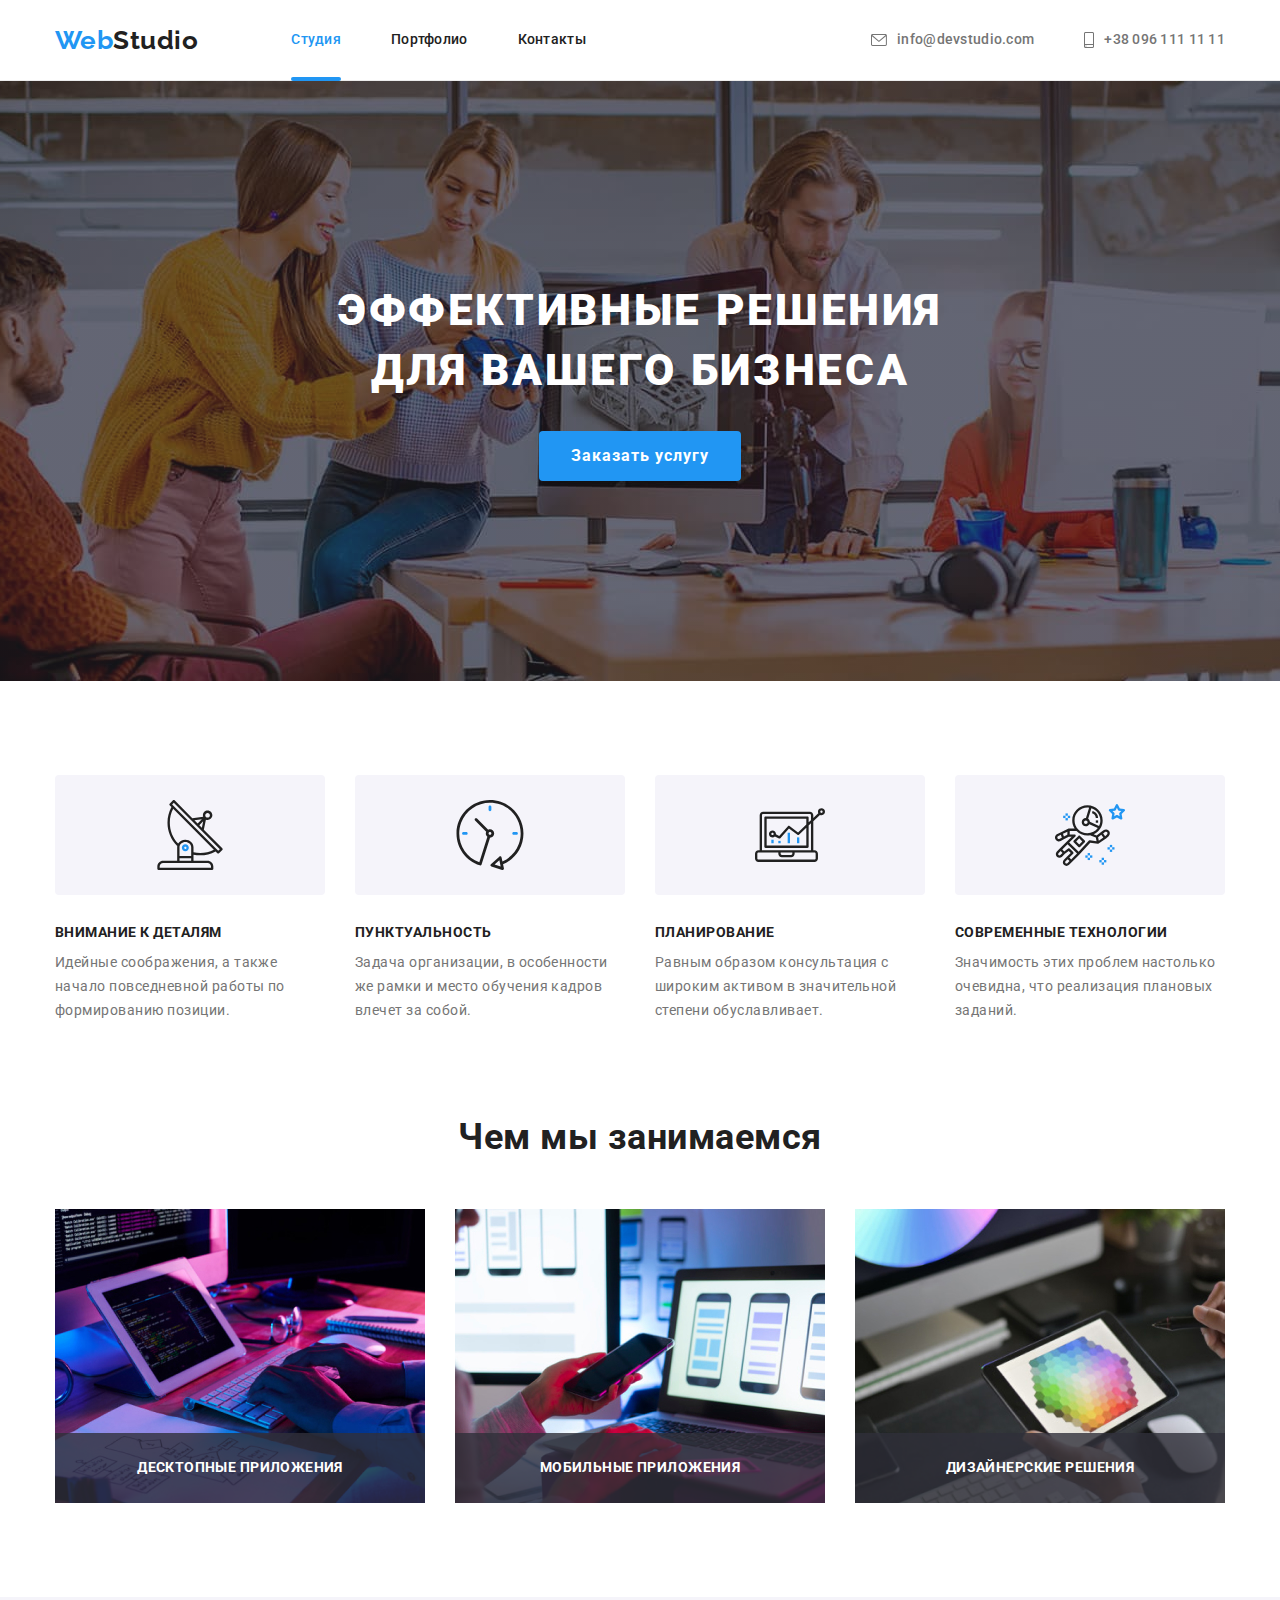
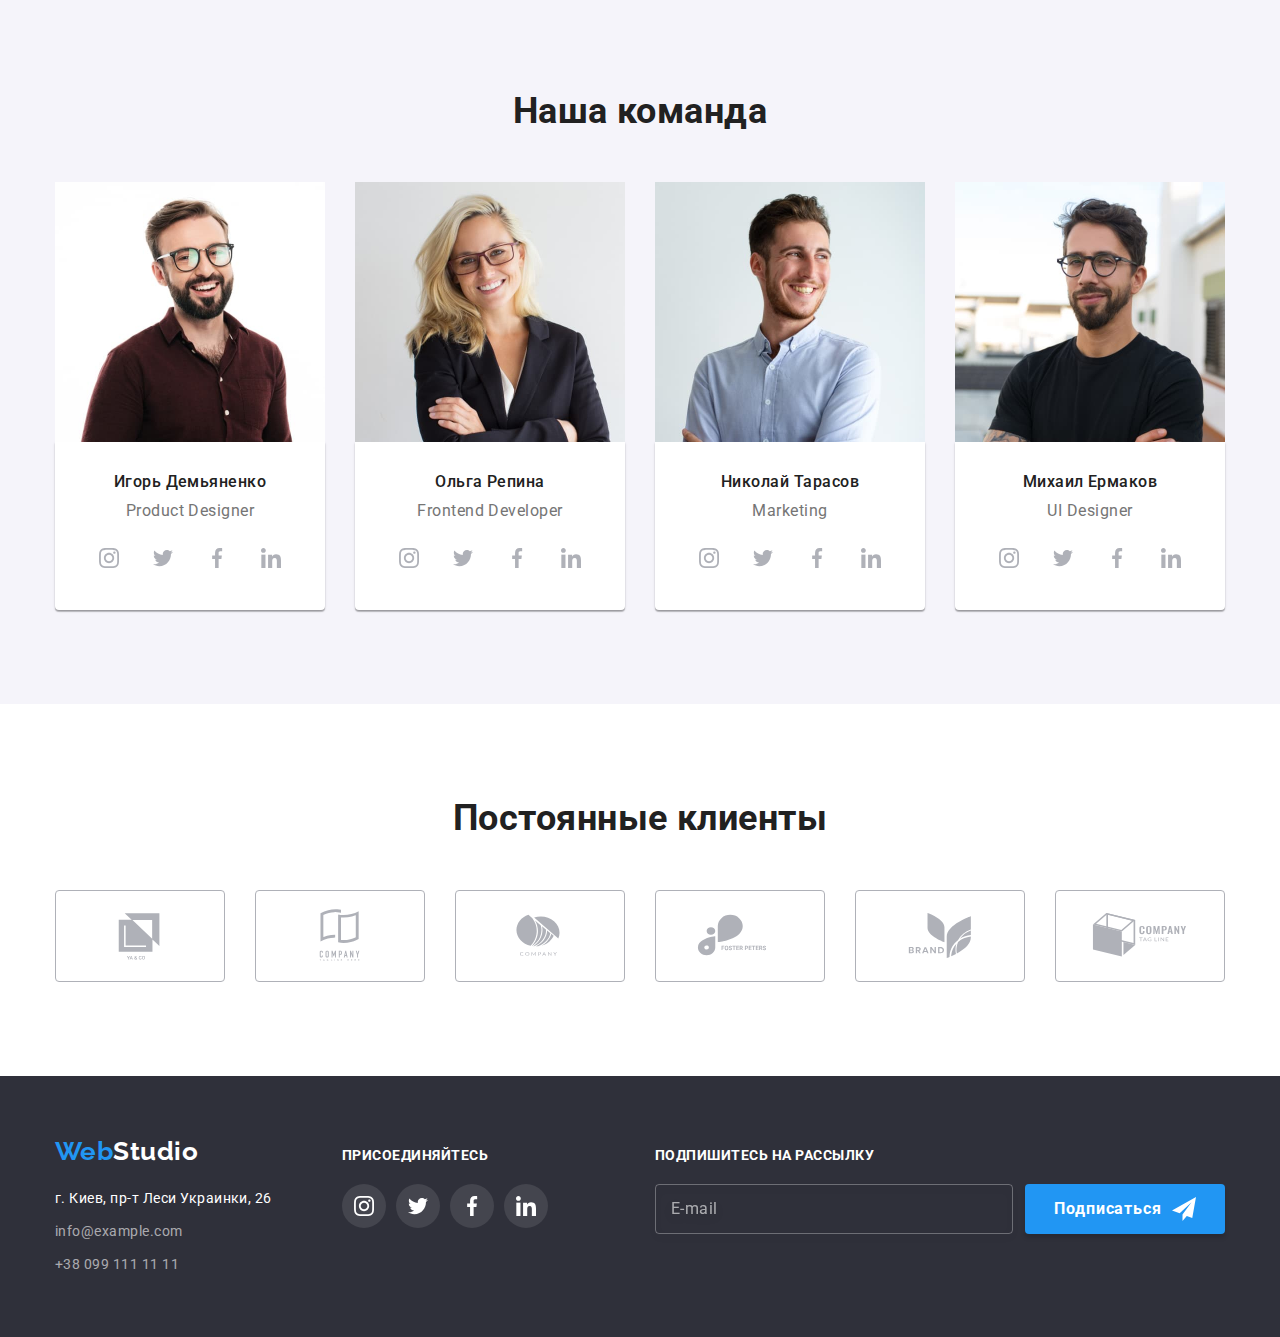
<file: index.html>
<!DOCTYPE html>
<html lang="ru">
<head>
  <meta charset="UTF-8" />
  <meta http-equiv="X-UA-Compatible" content="IE=edge" />
  <meta name="viewport" content="width=device-width, initial-scale=1.0" />
  <title>WebStudio</title>
  <link rel="preconnect" href="https://fonts.googleapis.com" />
  <link rel="preconnect" href="https://fonts.gstatic.com" crossorigin />
  <link href="https://fonts.googleapis.com/css2?family=Raleway:wght@700&family=Roboto:wght@400;500;700;900&display=swap"
    rel="stylesheet" />
  <link rel="stylesheet" href="https://cdnjs.cloudflare.com/ajax/libs/modern-normalize/1.1.0/modern-normalize.min.css" />
  <link rel="stylesheet" href="./css/main.min.css" />
</head>
<body>
  <!-- Шапка сайта -->
  <header class="page-header">
    <div class="page-header__container container">
      <a href="/" class="page-header__logo logo">Web<span class="page-header__logo--black">Studio</span></a>

      <!-- Навигация сайта -->
      <nav>
        <ul class="site-nav list">
          <li class="site-nav__item">
            <a href="./index.html" class="site-nav__link current-link">Студия</a>
          </li>
          <li class="site-nav__item">
            <a href="./portfolio.html" class="site-nav__link">Портфолио</a>
          </li>
          <li class="site-nav__item">
            <a href="" class="site-nav__link">Контакты</a>
          </li>
        </ul>
      </nav>

      <ul class="contacts-nav list">
        <li class="contacts-nav__item">
          <a href="mailto:info@devstudio.com" class="contacts-nav__link">
            <svg class="contacts-nav__icon" width="16" height="12">
              <use href="./images/icons.svg#envelope-icon"></use>
            </svg>
          info@devstudio.com</a>
        </li>
        <li class="contacts-nav__item">
          <a href="tel:+380961111111" class="contacts-nav__link">
            <svg class="contacts-nav__icon" width="10" height="16">
              <use href="./images/icons.svg#smartphone-icon"></use>
            </svg>
            +38 096 111 11 11</a>
        </li>
      </ul>
      <button type="button" class="menu-open-btn">
        <svg class="menu-open-btn__icon" width="40" height="40">
          <use href="./images/icons.svg#mobile-burger-icon"></use>
        </svg>
      </button>
    </div>

    <!-- Мобильное меню -->
    <div class="mobile-menu is-hidden">
      <div class="mobile-menu__container">
        <div class="mobile-menu-top">
          <button type="button" class="menu-close-btn">
            <svg class="menu-close-btn__icon" width="40" height="40">
              <use href="./images/icons.svg#mobile-close-icon"></use>
            </svg>
          </button>
          <nav>
            <ul class="mobile-menu-nav list">
              <li class="mobile-menu-nav__item">
                <a href="./index.html" class="mobile-menu-nav__link current-page">Студия</a>
              </li>
              <li class="mobile-menu-nav__item">
                <a href="./portfolio.html" class="mobile-menu-nav__link">Портфолио</a>
              </li>
              <li class="mobile-menu-nav__item">
                <a href="" class="mobile-menu-nav__link">Контакты</a>
              </li>
            </ul>
          </nav>
        </div>
        
        <div class="mobile-menu-bottom">
          <ul class="mobile-menu-contacts list">
            <li class="mobile-menu-contacts__item">
              <a href="tel:+380961111111" class="mobile-menu-contacts__phone">
                +38 096 111 11 11</a>
            </li>
            <li class="mobile-menu-contacts__item">
              <a href="mailto:info@devstudio.com" class="mobile-menu-contacts__mail">
                info@devstudio.com</a>
            </li>
          </ul>

          <ul class="mobile-menu-socials list">
            <li class="mobile-menu-socials__item">
              <a href="" class="mobile-menu-socials__link">Instagram</a>
            </li>
            <li class="mobile-menu-socials__item">
              <a href="" class="mobile-menu-socials__link">Twitter</a>
            </li>
            <li class="mobile-menu-socials__item">
              <a href="" class="mobile-menu-socials__link">Facebook</a>
            </li>
            <li class="mobile-menu-socials__item">
              <a href="" class="mobile-menu-socials__link">LinkedIn</a>
            </li>
          </ul>
        </div>
      </div>
    </div>
  </header>
    
  <!-- Основная часть сайта -->
  <main>
    <!-- Герой -->
    <section class="hero hero-overlay">
      <div class="container">
        <h1 class="hero__title">Эффективные решения для вашего бизнеса</h1>
        <button type="button" class="hero__button button" data-modal-open>Заказать услугу</button>
      </div>
    </section>

    <!-- Особенности -->
    <section class="features section">
      <div class="container">
        <h2 class="features__title section-title visually-hidden">Особенности</h2>

        <ul class="features__list list">
          <li class="features__item">
            <div class="features__wrap">
              <svg class="features__icon" width="70" height="70">
                <use href="./images/icons.svg#antenna-icon"></use>
              </svg>
            </div>
            <h3 class="features__label">Внимание к деталям</h3>
            <p class="features__text">
              Идейные соображения, а также начало повседневной работы по формированию позиции.
            </p>
          </li>

          <li class="features__item">
            <div class="features__wrap">
              <svg class="features__icon" width="70" height="70">
                <use href="./images/icons.svg#clock-icon"></use>
              </svg>
            </div>
            <h3 class="features__label">Пунктуальность</h3>
            <p class="features__text">
              Задача организации, в особенности же рамки и место обучения кадров влечет за собой.
            </p>
          </li>

          <li class="features__item">
            <div class="features__wrap">
              <svg class="features__icon" width="70" height="70">
                <use href="./images/icons.svg#diagram-icon"></use>
              </svg>
            </div>
            <h3 class="features__label">Планирование</h3>
            <p class="features__text">
              Равным образом консультация с широким активом в значительной степени обуславливает.
            </p>
          </li>

          <li class="features__item">
            <div class="features__wrap">
              <svg class="features__icon" width="70" height="70">
                <use href="./images/icons.svg#astronaut-icon"></use>
              </svg>
            </div>
            <h3 class="features__label">Современные технологии</h3>
            <p class="features__text">
              Значимость этих проблем настолько очевидна, что реализация плановых заданий.
            </p>
          </li>
        </ul>
      </div>
    </section>
            
    <!-- Чем мы занимаемся -->      
    <section class="skills section">
      <div class="container">
        <h2 class="skills__title section-title">Чем мы занимаемся</h2>

        <ul class="skills__list list">
          <li class="skills__item">
            <div class="skills__container">
              <picture>
                <source 
                  srcset="./images/work-1.jpg 1x, ./images/work-1@2x.jpg 2x" 
                  media="(min-width: 1200px)" 
                />
                <img 
                    src="./images/work-1.jpg" 
                    alt="Человек печатает на клавиатуре подключенной к планшету" 
                />
              </picture>
              <p class="skills__label">Десктопные приложения</p>
            </div>
          </li>

          <li class="skills__item">
            <div class="skills__container">
              <picture>
                <source
                  srcset="./images/work-2.jpg 1x, ./images/work-2@2x.jpg 2x"
                  media="(min-width: 1200px)"
                />
                <img 
                  src="./images/work-2.jpg" 
                  alt="Человек держит смартфон и работает за компьютером" 
                />
              </picture>
              <p class="skills__label">Мобильные приложения</p>
            </div>
          </li>

          <li class="skills__item">
            <div class="skills__container">
              <picture>
                <source 
                  srcset="./images/work-3.jpg 1x, ./images/work-3@2x.jpg 2x" 
                  media="(min-width: 1200px)" 
                />
                <img 
                  src="./images/work-3.jpg" 
                  alt="Человек работает с палитрой цветов на планшете" 
                />
              </picture>
              <p class="skills__label">Дизайнерские решения</p>
            </div>
          </li>
        </ul>
      </div>
    </section>

    <!-- Наша команда -->
    <section class="team team--bg section">
      <div class="container">
        <h2 class="team__title section-title">Наша команда</h2>

        <ul class="team__list list">
          <li class="team__item">
            <picture>
                <source
                  srcset="./images/man-1.jpg 1x, ./images/man-1@2x.jpg 2x"
                  media="(min-width: 1200px)"
                />
                <source
                  srcset="./images/man-1-tab.jpg 1x, ./images/man-1-tab@2x.jpg 2x"
                  media="(min-width: 768px)"
                />
                <source
                  srcset="./images/man-1-mob.jpg 1x, ./images/man-1-mob@2x.jpg 2x"
                  media="(min-width: 320px)"
                />
              <img 
                src="./images/man-1.jpg" 
                alt="Мужчина в очках и бордовой рубашке" 
              />
            </picture>
            <div class="crewman-card">
              <h3 class="crewman-card__name">Игорь Демьяненко</h3>
              <p class="crewman-card__position" lang="en">Product Designer</p>

              <ul class="socials__list list">
                <li class="socials__item">
                  <a href="" class="socials__link" aria-label="Instagram">
                    <svg class="socials__icon" width="20" height="20">
                      <use href="./images/icons.svg#instagram-icon"></use>
                    </svg>
                  </a>
                </li>
                <li class="socials__item">
                  <a href="" class="socials__link" aria-label="Twitter">
                    <svg class="socials__icon" width="20" height="20">
                      <use href="./images/icons.svg#twitter-icon"></use>
                    </svg>
                  </a>
                </li>
                <li class="socials__item">
                  <a href="" class="socials__link" aria-label="Facebook">
                    <svg class="socials__icon" width="20" height="20">
                      <use href="./images/icons.svg#facebook-icon"></use>
                    </svg>
                  </a>
                </li>
                <li class="socials__item">
                  <a href="" class="socials__link" aria-label="LinkedIn">
                    <svg class="socials__icon" width="20" height="20">
                      <use href="./images/icons.svg#linkedin-icon"></use>
                    </svg>
                  </a>
                </li>
              </ul>
            </div>
          </li>

          <li class="team__item">
            <picture>
              <source
                srcset="./images/woman-2.jpg 1x, ./images/woman-2@2x.jpg 2x"
                media="(min-width: 1200px)"
              />
              <source
                srcset="./images/woman-2-tab.jpg 1x, ./images/woman-2-tab@2x.jpg 2x"
                media="(min-width: 768px)"
              />
              <source
                srcset="./images/woman-2-mob.jpg 1x, ./images/woman-2-mob@2x.jpg 2x"
                media="(min-width: 320px)"
              />
              <img 
                src="./images/woman-2.jpg" 
                alt="Женщина в очках и пиджаке" 
              />
            </picture>
            <div class="crewman-card">
              <h3 class="crewman-card__name">Ольга Репина</h3>
              <p class="crewman-card__position" lang="en">Frontend Developer</p>

              <ul class="socials__list list">
                <li class="socials__item">
                  <a href="" class="socials__link" aria-label="Instagram">
                    <svg class="socials__icon" width="20" height="20">
                      <use href="./images/icons.svg#instagram-icon"></use>
                    </svg>
                  </a>
                </li>
                <li class="socials__item">
                  <a href="" class="socials__link" aria-label="Twitter">
                    <svg class="socials__icon" width="20" height="20">
                      <use href="./images/icons.svg#twitter-icon"></use>
                    </svg>
                  </a>
                </li>
                <li class="socials__item">
                  <a href="" class="socials__link" aria-label="Facebook">
                    <svg class="socials__icon" width="20" height="20">
                      <use href="./images/icons.svg#facebook-icon"></use>
                    </svg>
                  </a>
                </li>
                <li class="socials__item">
                  <a href="" class="socials__link" aria-label="LinkedIn">
                    <svg class="socials__icon" width="20" height="20">
                      <use href="./images/icons.svg#linkedin-icon"></use>
                    </svg>
                  </a>
                </li>
              </ul>
            </div>
          </li>

          <li class="team__item">
            <picture>
              <source
                srcset="./images/man-3.jpg 1x, ./images/man-3@2x.jpg 2x"
                media="(min-width: 1200px)"
              />
              <source
                srcset="./images/man-3-tab.jpg 1x, ./images/man-3-tab@2x.jpg 2x"
                media="(min-width: 768px)"
              />
              <source
                srcset="./images/man-3-mob.jpg 1x, ./images/man-3-mob@2x.jpg 2x"
                media="(min-width: 320px)"
              />
              <img 
                src="./images/man-3.jpg" 
                alt="Мужчина в голубой рубашке" 
              />
            </picture>
            <div class="crewman-card">
              <h3 class="crewman-card__name">Николай Тарасов</h3>
              <p class="crewman-card__position" lang="en">Marketing</p>

              <ul class="socials__list list">
                <li class="socials__item">
                  <a href="" class="socials__link" aria-label="Instagram">
                    <svg class="socials__icon" width="20" height="20">
                      <use href="./images/icons.svg#instagram-icon"></use>
                    </svg>
                  </a>
                </li>
                <li class="socials__item">
                  <a href="" class="socials__link" aria-label="Twitter">
                    <svg class="socials__icon" width="20" height="20">
                      <use href="./images/icons.svg#twitter-icon"></use>
                    </svg>
                  </a>
                </li>
                <li class="socials__item">
                  <a href="" class="socials__link" aria-label="Facebook">
                    <svg class="socials__icon" width="20" height="20">
                      <use href="./images/icons.svg#facebook-icon"></use>
                    </svg>
                  </a>
                </li>
                <li class="socials__item">
                  <a href="" class="socials__link" aria-label="LinkedIn">
                    <svg class="socials__icon" width="20" height="20">
                      <use href="./images/icons.svg#linkedin-icon"></use>
                    </svg>
                  </a>
                </li>
              </ul>
            </div>
          </li>
          
          <li class="team__item">
            <picture>
              <source
                srcset="./images/man-4.jpg 1x, ./images/man-4@2x.jpg 2x"
                media="(min-width: 1200px)"
              />
              <source
                srcset="./images/man-4-tab.jpg 1x, ./images/man-4-tab@2x.jpg 2x"
                media="(min-width: 768px)"
              />
              <source
                srcset="./images/man-4-mob.jpg 1x, ./images/man-4-mob@2x.jpg 2x"
                media="(min-width: 320px)"
              />
              <img 
                src="./images/man-4.jpg" 
                alt="Мужчина в очках и черной футболке" 
              />
            </picture>
            <div class="crewman-card">
              <h3 class="crewman-card__name">Михаил Ермаков</h3>
              <p class="crewman-card__position" lang="en">UI Designer</p>

              <ul class="socials__list list">
                <li class="socials__item">
                  <a href="" class="socials__link" aria-label="Instagram">
                    <svg class="socials__icon" width="20" height="20">
                      <use href="./images/icons.svg#instagram-icon"></use>
                    </svg>
                  </a>
                </li>
                <li class="socials__item">
                  <a href="" class="socials__link" aria-label="Twitter">
                    <svg class="socials__icon" width="20" height="20">
                      <use href="./images/icons.svg#twitter-icon"></use>
                    </svg>
                  </a>
                </li>
                <li class="socials__item">
                  <a href="" class="socials__link" aria-label="Facebook">
                    <svg class="socials__icon" width="20" height="20">
                      <use href="./images/icons.svg#facebook-icon"></use>
                    </svg>
                  </a>
                </li>
                <li class="socials__item">
                  <a href="" class="socials__link" aria-label="LinkedIn">
                    <svg class="socials__icon" width="20" height="20">
                      <use href="./images/icons.svg#linkedin-icon"></use>
                    </svg>
                  </a>
                </li>
              </ul>
            </div>
          </li>
        </ul>
      </div>
    </section>

    <!-- Постоянные клиенты -->
    <section class="clients section">
      <div class="container">
        <h2 class="clients__title section-title">Постоянные клиенты</h2>

        <ul class="clients__list list">
          <li class="clients__item">
            <a href="" class="clients__link">
              <svg class="clients__icon" width="106" height="60">
                <use href="./images/icons.svg#logo-company-1"></use>
              </svg>
            </a>
          </li>
          <li class="clients__item">
            <a href="" class="clients__link">
              <svg class="clients__icon" width="106" height="60">
                <use href="./images/icons.svg#logo-company-2"></use>
              </svg>
            </a>
          </li>
          <li class="clients__item">
            <a href="" class="clients__link">
              <svg class="clients__icon" width="106" height="60">
                <use href="./images/icons.svg#logo-company-3"></use>
              </svg>
            </a>
          </li>
          <li class="clients__item">
            <a href="" class="clients__link">
              <svg class="clients__icon" width="106" height="60">
                <use href="./images/icons.svg#logo-company-4"></use>
              </svg>
            </a>
          </li>
          <li class="clients__item">
            <a href="" class="clients__link">
              <svg class="clients__icon" width="106" height="60">
                <use href="./images/icons.svg#logo-company-5"></use>
              </svg>
            </a>
          </li>
          <li class="clients__item">
            <a href="" class="clients__link">
              <svg class="clients__icon" width="106" height="60">
                <use href="./images/icons.svg#logo-company-6"></use>
              </svg>
            </a>
          </li>
        </ul>
      </div>
    </section>
  </main>

  <!-- Подвал сайта-->
  <footer class="footer">
    <div class="footer__container container">
      <div class="footer-tablet__container">
        <div class="contacts">
          <a href="/" class="footer__logo logo">Web<span class="footer__logo--white">Studio</span></a>
          <address>
            <ul class="contacts__list list">
              <li class="contacts__item">
                <a href="https://goo.gl/maps/LnpC9YfZU35sji429" 
                  target="_blank" 
                  rel="noopener noreferrer nofollow"
                  class="contacts__link contacts__link--white">г. Киев, пр-т Леси Украинки, 26
                </a>
              </li>
              <li class="contacts__item">
                <a href="mailto:info@example.com" class="contacts__link">info@example.com</a>
              </li>
              <li class="contacts__item">
                <a href="tel:+380991111111" class="contacts__link">+38 099 111 11 11</a>
              </li>
            </ul>
          </address>
        </div>

        <div class="socials-contacts">
          <p class="socials-contacts__label">присоединяйтесь</p>

          <ul class="socials__list socials__list--wrap list">
            <li class="socials__item">
              <a href="" class="socials__link socials__link--grey" aria-label="Instagram">
                <svg class="socials__icon" width="20" height="20">
                  <use href="./images/icons.svg#instagram-icon"></use>
                </svg>
              </a>
            </li>
            <li class="socials__item">
              <a href="" class="socials__link socials__link--grey" aria-label="Twitter">
                <svg class="socials__icon" width="20" height="20">
                  <use href="./images/icons.svg#twitter-icon"></use>
                </svg>
              </a>
            </li>
            <li class="socials__item">
              <a href="" class="socials__link socials__link--grey" aria-label="Facebook">
                <svg class="socials__icon" width="20" height="20">
                  <use href="./images/icons.svg#facebook-icon"></use>
                </svg>
              </a>
            </li>
            <li class="socials__item">
              <a href="" class="socials__link socials__link--grey" aria-label="LinkedIn">
                <svg class="socials__icon" width="20" height="20">
                  <use href="./images/icons.svg#linkedin-icon"></use>
                </svg>
              </a>
            </li>
          </ul>
        </div>
      </div>

      <div class="footer-subscription">
        <p class="footer-subscription__title">Подпишитесь на рассылку</p>
        <form class="subscribe-form">
          <label>
            <input 
              type="email" 
              name="subcribe-email" 
              class="subscribe-form__input" 
              placeholder="E-mail" 
              required 
            />
          </label>

          <button type="submit" class="subscribe-form__button">Подписаться
            <svg class="button__icon" width="24" height="24">
              <use href="./images/icons.svg#icon-send"></use>
            </svg>
          </button>
        </form>
      </div>
    </div>
  </footer>

  <!-- Модальное окно -->
  <div class="backdrop is-hidden" data-modal>
    <div class="modal">
      <button type="button" class="modal__close-btn close-button" data-modal-close>
        <svg class="close-button__icon" width="18" height="18">
          <use href="./images/icons.svg#close-btn-icon"></use>
        </svg>
      </button>
      <p class="modal__title">Оставьте свои данные, мы вам перезвоним</p>
      <form class="modal-form">
        <div class="modal-form__field">
          <label for="user-name" class="modal-form__label">Имя</label>
          <div class="modal-form__wrap">
            <input 
              type="text" 
              name="user-name" 
              class="modal-form__input input" 
              id="user-name" 
              required 
            />
            <svg class="input__icon" width="18" height="18">
              <use href="./images/icons.svg#person-modal-icon"></use>
            </svg>
          </div>
        </div>
        <div class="modal-form__field">
          <label for="user-tel" class="modal-form__label">Телефон</label>
          <div class="modal-form__wrap">
            <input 
              type="tel" 
              name="user-tel" 
              class="modal-form__input input" 
              id="user-tel" 
              required 
            />
            <svg class="input__icon" width="18" height="18">
              <use href="./images/icons.svg#phone-modal-icon"></use>
            </svg>
          </div>
        </div>
        <div class="modal-form__field">
          <label for="user-email" class="modal-form__label">Почта</label>
          <div class="modal-form__wrap">
            <input 
              type="email" 
              name="user-email" 
              class="modal-form__input input" 
              id="user-email" 
              required 
            />
            <svg class="input__icon" width="18" height="18">
              <use href="./images/icons.svg#email-modal-icon"></use>
            </svg>
          </div>
        </div>
        <div class="modal-form__field">
          <label for="user-comment" class="modal-form__label">Комментарий</label>
          <textarea 
            name="user-comment" 
            id="user-comment"  
            class="modal-form__text-area"
            placeholder="Введите текст"
          ></textarea>
        </div>

        <div class="modal-form__agreement">
          <input 
            type="checkbox" 
            name="user-agreement" 
            class="modal-form__check visually-hidden"
            id="user-agreement" 
          />
          <label for="user-agreement" class="modal-form__label-check">
            <span>
              <svg class="modal-form__check-icon" width="16" height="15">
                <use href="./images/icons.svg#check-icon"></use>
              </svg>
            </span>
            Соглашаюсь с рассылкой и принимаю&nbsp;<a href="/" class="modal-form__agreement-link">Условия договора</a>
          </label>
        </div>

        <button type="submit" class="button modal-form__btn">Отправить</button>
      </form>
    </div>
  </div>

  <!-- JavaScript-->
  <script src="./js/modal.js"></script>
  <script src="./js/mobile-menu.js"></script>
</body>
</html>
</file>
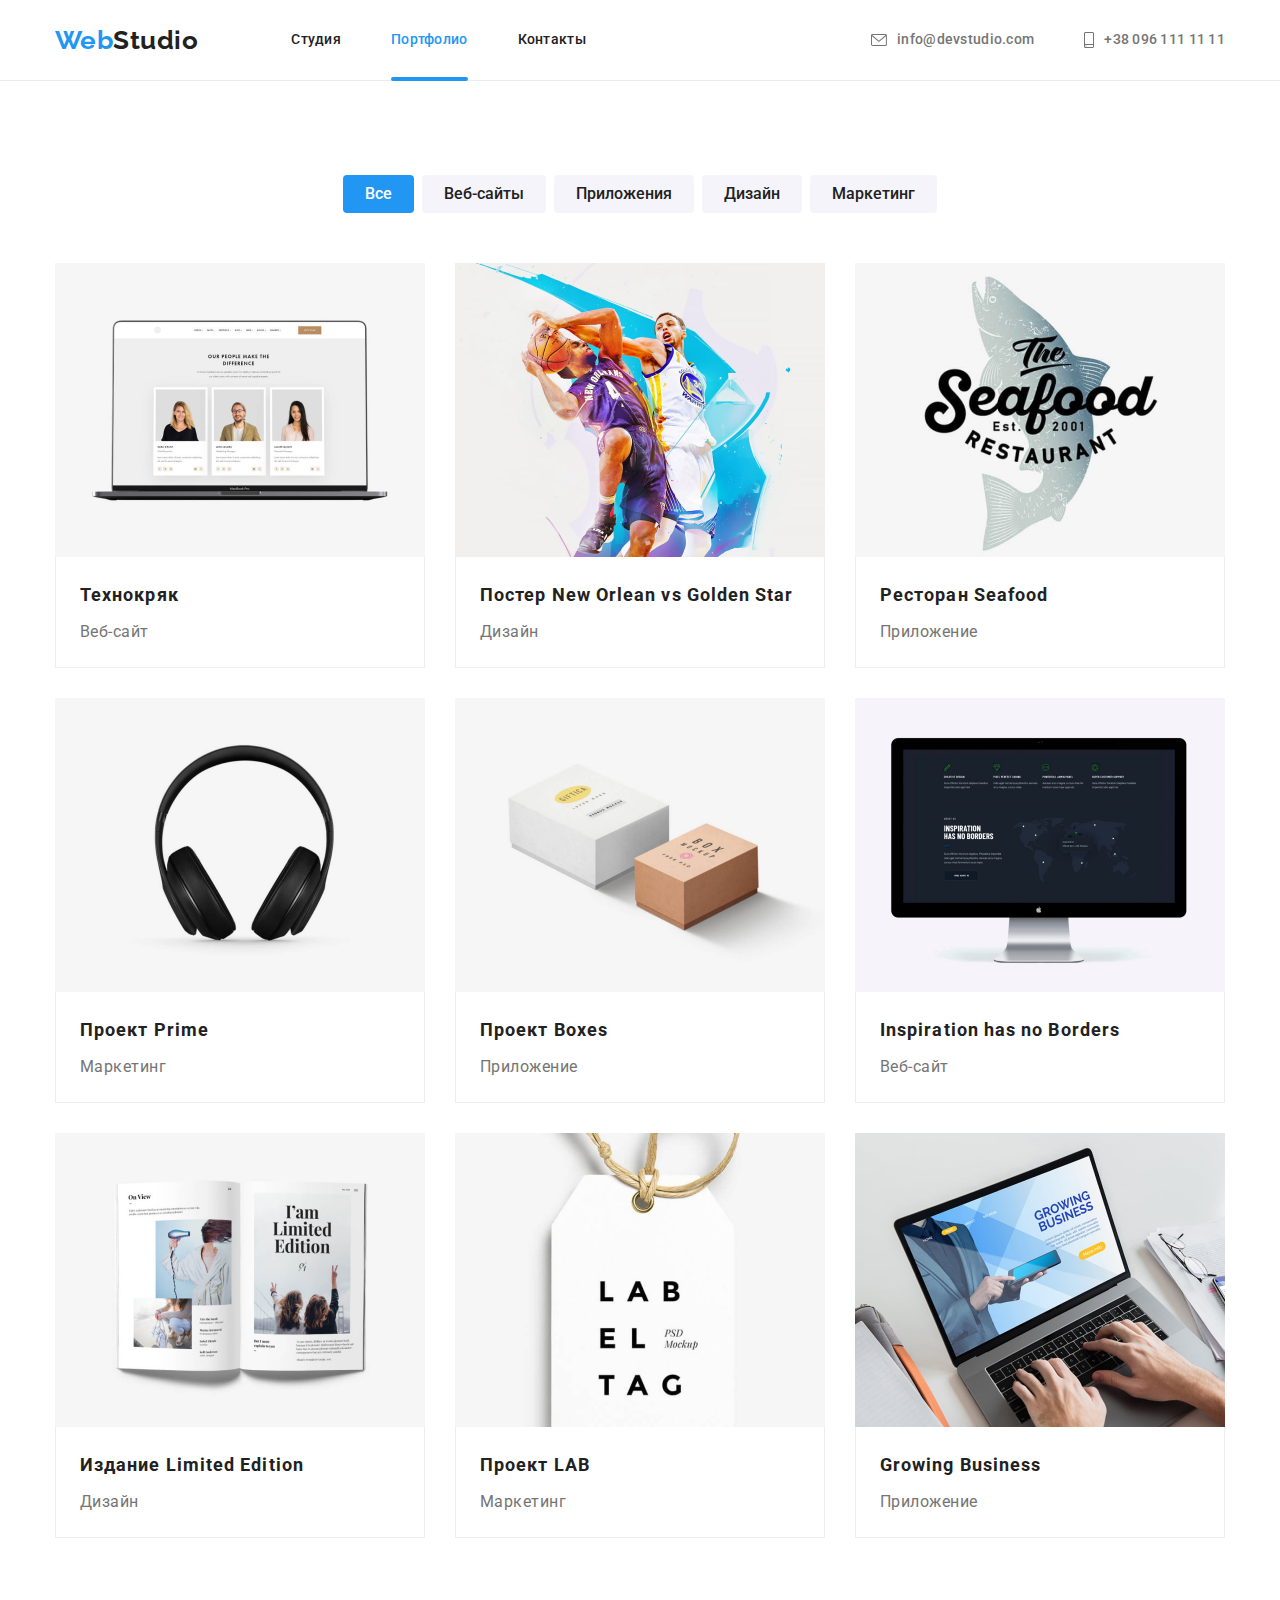
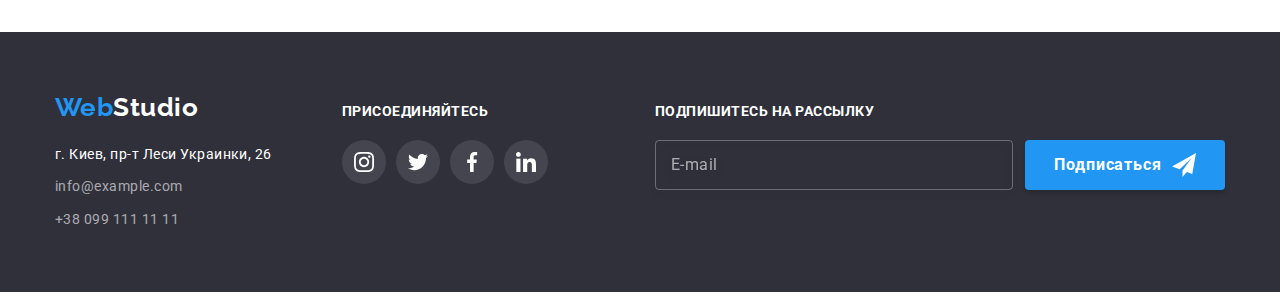
<file: portfolio.html>
<!DOCTYPE html>
<html lang="ru">
<head>
  <meta charset="UTF-8" />
  <meta http-equiv="X-UA-Compatible" content="IE=edge" />
  <meta name="viewport" content="width=device-width, initial-scale=1.0" />
  <title>Portfolio</title>
  <link rel="preconnect" href="https://fonts.googleapis.com" />
  <link rel="preconnect" href="https://fonts.gstatic.com" crossorigin />
  <link href="https://fonts.googleapis.com/css2?family=Raleway:wght@700&family=Roboto:wght@400;500;700;900&display=swap"
    rel="stylesheet" />
  <link rel="stylesheet" href="https://cdnjs.cloudflare.com/ajax/libs/modern-normalize/1.1.0/modern-normalize.min.css" />
  <link rel="stylesheet" href="./css/main.min.css" />
</head>
<body>
  <!-- Шапка сайта -->
  <header class="page-header">
    <div class="page-header__container container">
      <a href="/" class="page-header__logo logo">Web<span class="page-header__logo--black">Studio</span></a>
  
      <!-- Навигация сайта -->
      <nav>
        <ul class="site-nav list">
          <li class="site-nav__item">
            <a href="./index.html" class="site-nav__link">Студия</a>
          </li>
          <li class="site-nav__item">
            <a href="./portfolio.html" class="site-nav__link current-link">Портфолио</a>
          </li>
          <li class="site-nav__item">
            <a href="" class="site-nav__link">Контакты</a>
          </li>
        </ul>
      </nav>
  
      <ul class="contacts-nav list">
        <li class="contacts-nav__item">
          <a href="mailto:info@devstudio.com" class="contacts-nav__link">
            <svg class="contacts-nav__icon" width="16" height="12">
              <use href="./images/icons.svg#envelope-icon"></use>
            </svg>
            info@devstudio.com</a>
        </li>
        <li class="contacts-nav__item">
          <a href="tel:+380961111111" class="contacts-nav__link">
            <svg class="contacts-nav__icon" width="10" height="16">
              <use href="./images/icons.svg#smartphone-icon"></use>
            </svg>
            +38 096 111 11 11</a>
        </li>
      </ul>
      <button type="button" class="menu-open-btn">
        <svg class="menu-open-btn__icon" width="40" height="40">
          <use href="./images/icons.svg#mobile-burger-icon"></use>
        </svg>
      </button>
    </div>

    <!-- Мобильное меню -->
    <div class="mobile-menu is-hidden">
      <div class="mobile-menu__container">
        <div class="mobile-menu-top">
          <button type="button" class="menu-close-btn">
            <svg class="menu-close-btn__icon" width="40" height="40">
              <use href="./images/icons.svg#mobile-close-icon"></use>
            </svg>
          </button>
          <nav>
            <ul class="mobile-menu-nav list">
              <li class="mobile-menu-nav__item">
                <a href="./index.html" class="mobile-menu-nav__link">Студия</a>
              </li>
              <li class="mobile-menu-nav__item">
                <a href="./portfolio.html" class="mobile-menu-nav__link current-page">Портфолио</a>
              </li>
              <li class="mobile-menu-nav__item">
                <a href="" class="mobile-menu-nav__link">Контакты</a>
              </li>
            </ul>
          </nav>
        </div>
    
        <div class="mobile-menu-bottom">
          <ul class="mobile-menu-contacts list">
            <li class="mobile-menu-contacts__item">
              <a href="tel:+380961111111" class="mobile-menu-contacts__phone">
                +38 096 111 11 11</a>
            </li>
            <li class="mobile-menu-contacts__item">
              <a href="mailto:info@devstudio.com" class="mobile-menu-contacts__mail">
                info@devstudio.com</a>
            </li>
          </ul>
    
          <ul class="mobile-menu-socials list">
            <li class="mobile-menu-socials__item">
              <a href="" class="mobile-menu-socials__link">Instagram</a>
            </li>
            <li class="mobile-menu-socials__item">
              <a href="" class="mobile-menu-socials__link">Twitter</a>
            </li>
            <li class="mobile-menu-socials__item">
              <a href="" class="mobile-menu-socials__link">Facebook</a>
            </li>
            <li class="mobile-menu-socials__item">
              <a href="" class="mobile-menu-socials__link">LinkedIn</a>
            </li>
          </ul>
        </div>
      </div>
    </div>
  </header>
  
  <!-- Основная часть сайта -->
  <main>
    <!-- Примеры работ -->
    <section class="portfolio section">
      <div class="container">
        <h1 class="portfolio__title section-title visually-hidden">Примеры работ</h1>
        
        <ul class="filter list">
          <li class="filter__item">
            <button type="button" class="filter__button button button--current">Все</button>
          </li>
          <li class="filter__item">
            <button type="button" class="filter__button button">Веб-сайты</button>
          </li>
          <li class="filter__item">
            <button type="button" class="filter__button button">Приложения</button>
          </li>
          <li class="filter__item">
            <button type="button" class="filter__button button">Дизайн</button>
          </li>
          <li class="filter__item">
            <button type="button" class="filter__button button">Маркетинг</button>
          </li>
        </ul>
        
        <ul class="work-examples list">
          <li class="work-examples__item">
            <a href="" class="work-examples__link">
              <div class="work-examples__wrap wrap">
                <picture>
                  <source
                    srcset="./images/website-1.jpg 1x, ./images/website-1@2x.jpg 2x"
                    media="(min-width: 1200px)"
                  />
                  <source
                    srcset="./images/website-1-tab.jpg 1x, ./images/website-1-tab@2x.jpg 2x"
                    media="(min-width: 768px)"
                  />
                  <source
                    srcset="./images/website-1-mob.jpg 1x, ./images/website-1-mob@2x.jpg 2x"
                    media="(min-width: 320px)"
                  />
                  <img 
                    src="./images/website-1.jpg" 
                    alt="Ноутбук с открытым сайтом" 
                  />
                </picture>
                <div class="wrap__overlay">
                  <p class="wrap__text">
                    Технокряк это современная площадка распространения коронавируса. 
                    Компании используют эту платформу для цифрового
                    шпионажа и атак на защищённые сервера конкурентов
                  </p>
                </div>
              </div>
              <div class="wrap__container">
                <h2 class="wrap__title">Технокряк</h2>
                <p class="wrap__label">Веб-сайт</p>
              </div>
            </a>
          </li>

          <li class="work-examples__item">
            <a href="" class="work-examples__link">
              <div class="work-examples__wrap wrap">
                <picture>
                  <source
                    srcset="./images/design-1.jpg 1x, ./images/design-1@2x.jpg 2x"
                    media="(min-width: 1200px)"
                  />
                  <source
                    srcset="./images/design-1-tab.jpg 1x, ./images/design-1-tab@2x.jpg 2x"
                    media="(min-width: 768px)"
                  />
                  <source
                    srcset="./images/design-1-mob.jpg 1x, ./images/design-1-mob@2x.jpg 2x"
                    media="(min-width: 320px)"
                  />
                  <img 
                    src="./images/design-1.jpg" 
                    alt="Баскетболисты" 
                  />
                </picture>
                <div class="wrap__overlay">
                  <p class="wrap__text">
                    «Нью-Орлеан Пеликанс» — профессиональный баскетбольный клуб, выступающий в Национальной
                    баскетбольной ассоциации. Изначально годом основания команды считался 1988 год
                  </p>
                </div>
              </div>
              <div class="wrap__container">
                <h2 class="wrap__title">Постер <span lang="en">New Orlean vs Golden Star</span></h2>
                <p class="wrap__label">Дизайн</p>
              </div>
            </a>
          </li>

          <li class="work-examples__item">
            <a href="" class="work-examples__link">
              <div class="work-examples__wrap wrap">
                <picture>
                  <source
                    srcset="./images/application-1.jpg 1x, ./images/application-1@2x.jpg 2x"
                    media="(min-width: 1200px)"
                  />
                  <source
                    srcset="./images/application-1-tab.jpg 1x, ./images/application-1-tab@2x.jpg 2x"
                    media="(min-width: 768px)"
                  />
                  <source
                    srcset="./images/application-1-mob.jpg 1x, ./images/application-1-mob@2x.jpg 2x"
                    media="(min-width: 320px)"
                  />
                  <img 
                    src="./images/application-1.jpg" 
                    alt="Лого ресторана" 
                  />
                </picture>
                <div class="wrap__overlay">
                  <p class="wrap__text">
                    Ресторан Seafood. В меню – лучшие предложения моря: камбала, сарган, бычки, 
                    лобстеры, икра, живые устрицы и много другого. Разнообразная
                    алкогольная карта
                  </p>
                </div>
              </div>
              <div class="wrap__container">
                <h2 class="wrap__title">Ресторан <span lang="en">Seafood</span></h2>
                <p class="wrap__label">Приложение</p>
              </div>
            </a>
          </li>

          <li class="work-examples__item">
            <a href="" class="work-examples__link">
              <div class="work-examples__wrap wrap">
                <picture>
                  <source
                    srcset="./images/marketing-1.jpg 1x, ./images/marketing-1@2x.jpg 2x"
                    media="(min-width: 1200px)"
                  />
                  <source
                    srcset="./images/marketing-1-tab.jpg 1x, ./images/marketing-1-tab@2x.jpg 2x"
                    media="(min-width: 768px)"
                  />
                  <source
                    srcset="./images/marketing-1-mob.jpg 1x, ./images/marketing-1-mob@2x.jpg 2x"
                    media="(min-width: 320px)"
                  />
                  <img 
                    src="./images/marketing-1.jpg" 
                    alt="Наушники"
                  />
                </picture>
                <div class="wrap__overlay">
                  <p class="wrap__text">
                    Проект Prime это идеальное соотношение достижений новейших технологий. 
                    Пассивная система снижения окружающих шумов, идеальный комфорт
                    использования и доступная цена
                  </p>
                </div>
              </div>
              <div class="wrap__container">
                <h2 class="wrap__title">Проект <span lang="en">Prime</span></h2>
                <p class="wrap__label">Маркетинг</p>
              </div>
            </a>
          </li>

          <li class="work-examples__item">
            <a href="" class="work-examples__link">
              <div class="work-examples__wrap wrap">
                <picture>
                  <source
                    srcset="./images/application-2.jpg 1x, ./images/application-2@2x.jpg 2x"
                    media="(min-width: 1200px)"
                  />
                  <source
                    srcset="./images/application-2-tab.jpg 1x, ./images/application-2-tab@2x.jpg 2x"
                    media="(min-width: 768px)"
                  />
                  <source
                    srcset="./images/application-2-mob.jpg 1x, ./images/application-2-mob@2x.jpg 2x"
                    media="(min-width: 320px)"
                  />
                  <img 
                    src="./images/application-2.jpg"   
                    alt="Две коробки" 
                  />
                </picture>
                <div class="wrap__overlay">
                  <p class="wrap__text">
                    Проект Boxes это негерметичная ёмкость в форме многогранника
                    (чаще всего — прямоугольного параллелепипеда), выполненная из картона или
                    другого плотного материала
                  </p>
                </div>
              </div>
              <div class="wrap__container">
                <h2 class="wrap__title">Проект <span lang="en">Boxes</span></h2>
                <p class="wrap__label">Приложение</p>
              </div>
            </a>
          </li>

          <li class="work-examples__item">
            <a href="" class="work-examples__link">
              <div class="work-examples__wrap wrap">
                <picture>
                  <source
                    srcset="./images/website-2.jpg 1x, ./images/website-2@2x.jpg 2x"
                    media="(min-width: 1200px)"
                  />
                  <source
                    srcset="./images/website-2-tab.jpg 1x, ./images/website-2-tab@2x.jpg 2x"
                    media="(min-width: 768px)"
                  />
                  <source
                    srcset="./images/website-2-mob.jpg 1x, ./images/website-2-mob@2x.jpg 2x"
                    media="(min-width: 320px)"
                  />
                  <img 
                    src="./images/website-2.jpg" 
                    alt="Монитор"
                  />
                </picture>
                <div class="wrap__overlay">
                  <p class="wrap__text">
                    Прежде, чем выбрать слова для описания сайта — мета тег description, 
                    посмотрите на контент страницы. Есть одно искушение, которому легко поддаться — 
                    написать более общее описание сайта
                  </p>
                </div>
              </div>
              <div class="wrap__container">
                <h2 class="wrap__title" lang="en">Inspiration has no Borders</h2>
                <p class="wrap__label">Веб-сайт</p>
              </div>
            </a>
          </li>

          <li class="work-examples__item">
            <a href="" class="work-examples__link">
              <div class="work-examples__wrap wrap">
                <picture>
                  <source
                    srcset="./images/design-2.jpg 1x, ./images/design-2@2x.jpg 2x"
                    media="(min-width: 1200px)"
                  />
                  <source
                    srcset="./images/design-2-tab.jpg 1x, ./images/design-2-tab@2x.jpg 2x"
                    media="(min-width: 768px)"
                  />
                  <source
                    srcset="./images/design-2-mob.jpg 1x, ./images/design-2-mob@2x.jpg 2x"
                    media="(min-width: 320px)"
                  />
                  <img 
                    src="./images/design-2.jpg" 
                    alt="Открытая книга"
                  />
                </picture>
                <div class="wrap__overlay">
                  <p class="wrap__text">
                    Дизайн издания - вкратце, концепция всех глянцевых журналов подходит 
                    под три слова: красота, поклонники, карьера
                  </p>
                </div>
              </div>
              <div class="wrap__container">
                <h2 class="wrap__title">Издание <span lang="en">Limited Edition</span></h2>
                <p class="wrap__label">Дизайн</p>
              </div>
            </a>
          </li>

          <li class="work-examples__item">
            <a href="" class="work-examples__link">
              <div class="work-examples__wrap wrap">
                <picture>
                  <source
                    srcset="./images/marketing-2.jpg 1x, ./images/marketing-2@2x.jpg 2x"
                    media="(min-width: 1200px)"
                  />
                  <source
                    srcset="./images/marketing-2-tab.jpg 1x, ./images/marketing-2-tab@2x.jpg 2x"
                    media="(min-width: 768px)"
                  />
                  <source
                    srcset="./images/marketing-2-mob.jpg 1x, ./images/marketing-2-mob@2x.jpg 2x"
                    media="(min-width: 320px)"
                  />
                  <img 
                    src="./images/marketing-2.jpg" 
                    alt="Картонный ярлык"
                  />
                </picture>
                <div class="wrap__overlay">
                  <p class="wrap__text">
                    Проект Маркетинга это организационная функция и совокупность процессов создания, 
                    продвижения и предоставления продукта или услуги покупателям
                    и управление взаимоотношениями с ними с выгодой для организации
                  </p>
                </div>
              </div>
              <div class="wrap__container">
                <h2 class="wrap__title">Проект <span lang="en">LAB</span></h2>
                <p class="wrap__label">Маркетинг</p>
              </div>
            </a>
          </li>

          <li class="work-examples__item">
            <a href="" class="work-examples__link">
              <div class="work-examples__wrap wrap">
                <picture>
                  <source
                    srcset="./images/application-3.jpg 1x, ./images/application-3@2x.jpg 2x"
                    media="(min-width: 1200px)"
                  />
                  <source
                    srcset="./images/application-3-tab.jpg 1x, ./images/application-3-tab@2x.jpg 2x"
                    media="(min-width: 768px)"
                  />
                  <source
                    srcset="./images/application-3-mob.jpg 1x, ./images/application-3-mob@2x.jpg 2x"
                    media="(min-width: 320px)"
                  />
                  <img 
                    src="./images/application-3.jpg" 
                    alt="Человек работает за ноутбуком"
                  />
                </picture>
                <div class="wrap__overlay">
                  <p class="wrap__text">
                    Приложение для роста бизнеса создан, чтобы увеличить прибыль в два раза, 
                    может хватить какого-то мелкого улучшения конверсии на 5 %
                  </p>
                </div>
              </div>
              <div class="wrap__container">
                <h2 class="wrap__title" lang="en">Growing Business</h2>
                <p class="wrap__label">Приложение</p>
              </div>
            </a>
          </li>
        </ul>
      </div>
    </section>
  </main>

  <!-- Подвал сайта-->
  <footer class="footer">
    <div class="footer__container container">
      <div class="footer-tablet__container">
        <div class="contacts">
          <a href="/" class="footer__logo logo">Web<span class="footer__logo--white">Studio</span></a>
          <address>
            <ul class="contacts__list list">
              <li class="contacts__item">
                <a href="https://goo.gl/maps/LnpC9YfZU35sji429" 
                  target="_blank" 
                  rel="noopener noreferrer nofollow"
                  class="contacts__link contacts__link--white">г. Киев, пр-т Леси Украинки, 26
                </a>
              </li>
              <li class="contacts__item">
                <a href="mailto:info@example.com" class="contacts__link">info@example.com</a>
              </li>
              <li class="contacts__item">
                <a href="tel:+380991111111" class="contacts__link">+38 099 111 11 11</a>
              </li>
            </ul>
          </address>
        </div>
    
        <div class="socials-contacts">
          <p class="socials-contacts__label">присоединяйтесь</p>
          
          <ul class="socials__list socials__list--wrap list">
            <li class="socials__item">
              <a href="" class="socials__link socials__link--grey" aria-label="Instagram">
                <svg class="socials__icon" width="20" height="20">
                  <use href="./images/icons.svg#instagram-icon"></use>
                </svg>
              </a>
            </li>
            <li class="socials__item">
              <a href="" class="socials__link socials__link--grey" aria-label="Twitter">
                <svg class="socials__icon" width="20" height="20">
                  <use href="./images/icons.svg#twitter-icon"></use>
                </svg>
              </a>
            </li>
            <li class="socials__item">
              <a href="" class="socials__link socials__link--grey" aria-label="Facebook">
                <svg class="socials__icon" width="20" height="20">
                  <use href="./images/icons.svg#facebook-icon"></use>
                </svg>
              </a>
            </li>
            <li class="socials__item">
              <a href="" class="socials__link socials__link--grey" aria-label="LinkedIn">
                <svg class="socials__icon" width="20" height="20">
                  <use href="./images/icons.svg#linkedin-icon"></use>
                </svg>
              </a>
            </li>
          </ul>
        </div>
      </div>

      <div class="footer-subscription">
        <p class="footer-subscription__title">Подпишитесь на рассылку</p>
        <form class="subscribe-form">
          <label>
            <input type="email" name="subcribe-email" class="subscribe-form__input" placeholder="E-mail" required />
          </label>
      
          <button type="submit" class="subscribe-form__button">Подписаться
            <svg class="subscribe-form__icon" width="24" height="24">
              <use href="./images/icons.svg#icon-send"></use>
            </svg>
          </button>
        </form>
      </div>
    </div>
  </footer>

  <!-- JavaScript-->
  <script src="./js/modal.js"></script>
  <script src="./js/mobile-menu.js"></script>
</body>
</html>
</file>
<file: css/main.min.css>
:root{--primary-text-color: #757575;--secondary-text-color: #ffffff;--title-text-color: #212121;--accent-color: #2196f3;--primary-bg-color: #ffffff;--secondary-bg-color: #f5f4fa;--footer-bg-color: #2f303a;--hero-button-hover: #188ce8;--social-link-color: #afb1b8;--container-border-color: #eeeeee;--card-set-gap: 30px;--transition-cubic: cubic-bezier(0.4, 0, 0.2, 1)}.visually-hidden{position:absolute;clip:rect(0 0 0 0);width:1px;height:1px;margin:-1px}.contacts-nav__link,.socials__list,.socials__link,.socials__link--grey,.modal__close-btn,.modal-form,.modal-form__agreement,.modal-form__label-check,.modal-form__label-check span,.features__wrap,.features__icon,.skills__label{display:flex;align-items:center}p,h1,h2,h3,h4,h5,h6{padding-top:0;padding-bottom:0;margin-top:0;margin-bottom:0}img{display:block;max-width:100%;height:auto}body{font-family:Roboto, sans-serif;letter-spacing:0.03em;background-color:var(--primary-bg-color);color:var(--primary-text-color)}body.modal-open{overflow:hidden}.list{list-style:none;padding:0;margin:0}.logo{display:block;font-family:Raleway, sans-serif;font-weight:700;font-size:24px;line-height:1.16;text-decoration:none;color:var(--accent-color)}@media screen and (min-width: 1200px){.logo{display:inline-block}}@media screen and (min-width: 1200px){.logo{font-weight:700;font-size:26px;line-height:1.19}}.contacts-nav{display:none}@media screen and (min-width: 768px){.contacts-nav{display:block;margin-left:auto}}@media screen and (min-width: 1200px){.contacts-nav{display:flex}}.contacts-nav__item:not(:last-child){margin-bottom:10px}@media screen and (min-width: 1200px){.contacts-nav__item:not(:last-child){margin-right:50px;margin-bottom:0}}.contacts-nav__link{font-weight:500;font-size:14px;line-height:1.14;letter-spacing:.02em;text-decoration:none;color:var(--primary-text-color);transition:color 250ms var(--transition-cubic)}@media screen and (min-width: 1200px){.contacts-nav__link{padding-top:32px;padding-bottom:32px}}.contacts-nav__link:hover,.contacts-nav__link:focus{color:var(--accent-color)}.contacts-nav__icon{margin-right:10px;fill:currentColor}.container{padding-left:15px;padding-right:15px;margin-left:auto;margin-right:auto}@media screen and (min-width: 480px){.container{width:480px}}@media screen and (min-width: 768px){.container{width:768px}}@media screen and (min-width: 1200px){.container{width:1200px}}.section{padding-top:60px;padding-bottom:60px}@media screen and (min-width: 1200px){.section{padding-top:94px;padding-bottom:94px}}.section-title{margin-bottom:0;text-align:center;font-weight:700;font-size:28px;line-height:1.18;color:var(--title-text-color)}@media screen and (min-width: 1200px){.section-title{font-weight:700;font-size:36px;line-height:1.16}}.socials__list{justify-content:center}.socials__list--wrap{display:flex;flex-wrap:wrap}.socials__item+.socials__item{margin-left:10px}.socials__link{justify-content:center;width:44px;height:44px;border-radius:50%;background-color:transparent;color:var(--social-link-color);transition:color 250ms var(--transition-cubic),background-color 250ms var(--transition-cubic)}.socials__link:hover,.socials__link:focus{color:var(--secondary-text-color);background-color:var(--accent-color)}.socials__link--grey{justify-content:center;width:44px;height:44px;border-radius:50%;color:var(--secondary-text-color);background-color:rgba(255,255,255,0.1);transition:background-color 250ms var(--transition-cubic)}.socials__icon{fill:currentColor}.button{display:inline-block;border:none;border-radius:4px;font-family:inherit;align-items:center;text-align:center;cursor:pointer}.button__icon{fill:currentColor;margin-left:10px}.backdrop{position:fixed;top:0;left:0;overflow-y:scroll;width:100vw;height:100vh;background-color:rgba(0,0,0,0.2);transition:opacity 500ms, visibility 500ms}.backdrop.is-hidden .modal{transform:rotate(-270deg) scale(0.1) skew(40deg)}.is-hidden{visibility:hidden;opacity:0;pointer-events:none}.modal{position:absolute;z-index:1;top:50%;left:50%;padding:40px;max-height:100%;width:100%;box-shadow:0px 1px 3px rgba(0,0,0,0.12),0px 1px 1px rgba(0,0,0,0.14),0px 2px 1px rgba(0,0,0,0.2);border-radius:4px;background-color:var(--primary-bg-color);transform:translate(-50%, -50%) rotate(0) scale(1) skew(0);transition:transform 500ms;overflow:auto}@media screen and (min-width: 480px){.modal{width:450px;height:609px}}@media screen and (min-width: 1200px){.modal{min-width:528px;min-height:581px}}.modal__close-btn{position:absolute;top:8px;right:8px;justify-content:center;width:30px;height:30px;border:1px solid rgba(0,0,0,0.1);border-radius:50%;box-sizing:border-box;outline:none;background-color:var(--primary-bg-color);transition:color 250ms var(--transition-cubic),border-color 250ms var(--transition-cubic);cursor:pointer}.modal__close-btn:hover,.modal__close-btn:focus{border-color:var(--accent-color);color:var(--accent-color)}.close-button__icon{fill:currentColor}.modal__title{margin-bottom:12px;font-weight:700;font-size:20px;line-height:1.5;letter-spacing:.03em;text-align:center;color:var(--title-text-color)}@media screen and (min-width: 1200px){.modal__title{font-weight:700;font-size:20px;line-height:1.15;letter-spacing:.03em}}.modal-form{flex-direction:column}.modal-form__field{margin-bottom:10px;width:100%}.modal-form__field:nth-child(4){margin-bottom:20px}.modal-form__label{display:block;margin-bottom:4px;font-size:12px;line-height:1.17;letter-spacing:.01em;color:var(--primary-text-color)}.modal-form__wrap{position:relative;display:block}.modal-form__input{padding:12px 0 12px 42px;width:100%;height:40px;border:1px solid rgba(33,33,33,0.2);border-radius:4px;outline:none;transition:border-color 250ms var(--transition-cubic)}.modal-form__input:focus{border-color:var(--accent-color)}.input__icon{position:absolute;left:12px;top:50%;fill:var(--title-text-color);transform:translateY(-50%);transition:fill 250ms var(--transition-cubic)}.modal-form__input:hover+.input__icon,.modal-form__input:focus+.input__icon{fill:var(--accent-color)}.modal-form__text-area{margin:0;padding:12px 16px 12px 16px;width:100%;height:120px;font-size:14px;line-height:1.14;letter-spacing:.01em;border:1px solid rgba(33,33,33,0.2);box-sizing:border-box;border-radius:4px;resize:none;outline:none;transition:border-color 250ms var(--transition-cubic)}@media screen and (min-width: 1200px){.modal-form__text-area{font-size:12px;line-height:1.17;letter-spacing:.01em}}.modal-form__text-area::placeholder{font-size:14px;line-height:1.14;letter-spacing:.01em;color:rgba(117,117,117,0.5)}@media screen and (min-width: 1200px){.modal-form__text-area::placeholder{font-size:12px;line-height:1.17;letter-spacing:.01em}}.modal-form__text-area:focus{border-color:var(--accent-color)}.modal-form__agreement{justify-content:center;margin-bottom:30px}.modal-form__label-check{font-size:12px;line-height:1.16;letter-spacing:.03em;color:var(--primary-text-color)}@media screen and (min-width: 1200px){.modal-form__label-check{font-size:14px;line-height:1.71;letter-spacing:.03em}}.modal-form__label-check span{justify-content:center;margin-right:7px;width:16px;height:15px;border:2px solid var(--title-text-color);border-radius:2px}.modal-form__check-icon{fill:var(--secondary-text-color)}.modal-form__check:focus+.modal-form__label-check span{border-color:var(--accent-color)}.modal-form__check:checked+.modal-form__label-check span{background-color:var(--accent-color);border:none}.modal-form__agreement-link{font-size:12px;line-height:1.16;letter-spacing:.03em;color:var(--accent-color)}@media screen and (min-width: 1200px){.modal-form__agreement-link{font-size:14px;line-height:1.71;letter-spacing:.03em}}.modal-form__btn{width:200px;height:50px;font-family:inherit;font-weight:700;font-size:16px;line-height:1.87;letter-spacing:.06em;box-shadow:0px 4px 4px rgba(0,0,0,0.15);border-radius:4px;color:var(--secondary-text-color);background-color:var(--accent-color);transition:background-color 250ms var(--transition-cubic)}.modal-form__btn:hover,.modal-form__btn:focus{background-color:var(--hero-button-hover)}.page-header__container{display:flex;align-items:center}.page-header{border-bottom:1px solid #ececec}.page-header__logo{padding-top:16px;padding-bottom:16px}@media screen and (min-width: 768px){.page-header__logo{padding-top:26px;padding-bottom:26px;margin-right:88px}}@media screen and (min-width: 1200px){.page-header__logo{padding-top:24px;padding-bottom:24px;margin-right:93px}}.page-header__logo--black{color:var(--title-text-color)}.menu-open-btn{display:block;margin-left:auto;padding:0;border:none;background-color:var(--primary-bg-color);transition:color 250ms var(--transition-cubic);cursor:pointer}.menu-open-btn:hover,.menu-open-btn:focus{fill:var(--accent-color)}@media screen and (min-width: 768px){.menu-open-btn{display:none}}.site-nav{display:none}@media screen and (min-width: 768px){.site-nav{display:flex}}.site-nav__item{position:relative}.current-link::after{position:absolute;bottom:-1px;left:0;content:'';width:100%;height:4px;background-color:var(--accent-color);border-radius:2px}.site-nav__item:not(:last-child){margin-right:50px}.site-nav__link{display:block;padding-top:32px;padding-bottom:32px;font-weight:500;font-size:14px;line-height:1.14;letter-spacing:.02em;text-decoration:none;color:var(--title-text-color);transition:color 250ms var(--transition-cubic)}.site-nav__link:hover,.site-nav__link:focus{color:var(--accent-color)}.site-nav__link.current-link{color:var(--accent-color)}.menu-close-btn{position:absolute;top:10px;right:15px;margin-bottom:8px;padding:0;border:none;background-color:var(--primary-bg-color);color:var(--title-text-color);transition:color 250ms var(--transition-cubic);cursor:pointer}.menu-close-btn:hover,.menu-close-btn:focus{fill:var(--accent-color)}.mobile-menu{position:fixed;z-index:1;top:0;left:0;overflow:auto;width:100vw;height:100vh;padding-top:48px;padding-bottom:48px;background-color:var(--primary-bg-color);transition:opacity 500ms, visibility 500ms}.mobile-menu__container{display:flex;flex-direction:column;justify-content:space-between;height:100%;padding-left:40px;padding-right:40px}.mobile-menu-nav__item:not(:last-child){margin-bottom:32px}.mobile-menu-nav__link{font-weight:500;font-size:40px;line-height:1.18;letter-spacing:.02em;text-decoration:none;color:var(--title-text-color);transition:color 250ms var(--transition-cubic)}.mobile-menu-nav__link:hover,.mobile-menu-nav__link:focus{color:var(--accent-color)}.mobile-menu-nav__link.current-page{color:var(--accent-color)}.mobile-menu-contacts{margin-bottom:64px}.mobile-menu-contacts__item:not(:last-child){margin-bottom:32px}.mobile-menu-contacts__phone{font-weight:500;font-size:34px;line-height:1.17;letter-spacing:.02em;text-decoration:none;color:var(--accent-color)}.mobile-menu-contacts__mail{font-weight:500;font-size:24px;line-height:1.16;letter-spacing:.02em;text-decoration:none;color:var(--primary-text-color)}.mobile-menu-socials{display:flex}.mobile-menu-socials__item{display:inline;border-left:1px solid #21212133;padding:0 10px 0 10px}.mobile-menu-socials__item:first-child{padding-left:0;border:none}.mobile-menu-socials__item:last-child{padding-right:0}.mobile-menu-socials__link{font-weight:500;font-size:18px;line-height:1.22;letter-spacing:.02em;text-decoration:none;color:var(--accent-color)}.hero{padding-top:118px;padding-bottom:118px;text-align:center}@media screen and (min-width: 1200px){.hero{padding-top:200px;padding-bottom:200px}}.hero-overlay{height:400px;max-width:480px;margin-left:auto;margin-right:auto;background-image:linear-gradient(rgba(47,48,58,0.4), rgba(47,48,58,0.4)),url(../images/hero-bg-mob.jpg);background-repeat:no-repeat;background-position:center;background-size:cover;background-color:var(--footer-bg-color)}@media (min-device-pixel-ratio: 2), (min-resolution: 192dpi), (min-resolution: 2dppx){.hero-overlay{background-image:linear-gradient(rgba(47,48,58,0.4), rgba(47,48,58,0.4)),url(../images/hero-bg-mob@2x.jpg)}}@media screen and (min-width: 768px){.hero-overlay{max-width:768px;background-image:linear-gradient(rgba(47,48,58,0.4), rgba(47,48,58,0.4)),url(../images/hero-bg-tab.jpg)}}@media screen and (min-width: 768px) and (min-device-pixel-ratio: 2), screen and (min-width: 768px) and (min-resolution: 192dpi), screen and (min-width: 768px) and (min-resolution: 2dppx){.hero-overlay{background-image:linear-gradient(rgba(47,48,58,0.4), rgba(47,48,58,0.4)),url(../images/hero-bg-tab@2x.jpg)}}@media screen and (min-width: 1200px){.hero-overlay{max-width:1600px;height:600px;background-image:linear-gradient(rgba(47,48,58,0.4), rgba(47,48,58,0.4)),url(../images/hero-bg.jpg)}}@media screen and (min-width: 1200px) and (min-device-pixel-ratio: 2), screen and (min-width: 1200px) and (min-resolution: 192dpi), screen and (min-width: 1200px) and (min-resolution: 2dppx){.hero-overlay{background-image:linear-gradient(rgba(47,48,58,0.4), rgba(47,48,58,0.4)),url(../images/hero-bg@2x.jpg)}}.hero__title{max-width:360px;font-weight:900;font-size:26px;line-height:1.61;letter-spacing:.06em;margin:0 auto;margin-bottom:30px;text-transform:uppercase;color:var(--secondary-text-color)}@media screen and (min-width: 1200px){.hero__title{max-width:696px;font-weight:900;font-size:44px;line-height:1.36;letter-spacing:.06em}}.hero__button{min-width:200px;padding:10px 32px;font-weight:700;font-size:16px;line-height:1.87;letter-spacing:.06em;box-shadow:0px 4px 4px rgba(0,0,0,0.15);color:var(--secondary-text-color);background-color:var(--accent-color);transition:background-color 250ms var(--transition-cubic)}.hero__button:hover{background-color:var(--hero-button-hover)}.features__list{margin-bottom:calc(-1 * var(--card-set-gap))}@media screen and (min-width: 768px){.features__list{display:flex;flex-wrap:wrap;margin-left:calc(-1 * var(--card-set-gap))}}.features__item{margin-bottom:var(--card-set-gap)}@media screen and (min-width: 768px){.features__item{flex-basis:calc(100% / 2 - var(--card-set-gap));margin-left:var(--card-set-gap)}}@media screen and (min-width: 1200px){.features__item{flex-basis:calc(100% / 4 - var(--card-set-gap))}}.features__wrap{justify-content:center;width:100%;height:120px;margin-bottom:var(--card-set-gap);border-radius:4px;background-color:var(--secondary-bg-color)}.features__icon{justify-content:center}.features__label{margin-bottom:10px;font-weight:700;font-size:14px;line-height:1.14;text-transform:uppercase;text-align:center;color:var(--title-text-color)}@media screen and (min-width: 768px){.features__label{text-align:left}}.features__text{font-weight:400;font-size:14px;line-height:1.71}.skills{padding-top:0;padding-bottom:94px}@media screen and (max-width: 1199px){.skills{display:none}}.skills__title{margin-bottom:50px}.skills__list{display:flex;flex-wrap:wrap;justify-content:center;margin-left:calc(-1 * var(--card-set-gap))}.skills__item{flex-basis:calc(100% / 3 - var(--card-set-gap));margin-left:var(--card-set-gap)}.skills__container{position:relative}.skills__label{position:absolute;width:370px;height:70px;bottom:0;left:0;justify-content:center;font-weight:700;font-size:14px;line-height:1.14;letter-spacing:.03em;text-align:center;text-transform:uppercase;color:var(--secondary-text-color);background-color:rgba(47,48,58,0.8)}.team--bg{background-color:var(--secondary-bg-color)}.team__title{margin-bottom:30px}@media screen and (min-width: 1200px){.team__title{margin-bottom:50px}}.team__list{margin-bottom:calc(-1 * var(--card-set-gap))}@media screen and (min-width: 768px){.team__list{display:flex;flex-wrap:wrap;margin-left:calc(-1 * var(--card-set-gap))}}.team__item{margin-bottom:var(--card-set-gap)}@media screen and (min-width: 768px){.team__item{flex-basis:calc(100% / 2 - var(--card-set-gap));margin-left:var(--card-set-gap)}}@media screen and (min-width: 1200px){.team__item{flex-basis:calc(100% / 4 - var(--card-set-gap))}}.crewman-card{padding:30px 0 24px 0;border-radius:0px 0px 4px 4px;text-align:center;box-shadow:0px 1px 3px rgba(0,0,0,0.12),0px 1px 1px rgba(0,0,0,0.14),0px 2px 1px rgba(0,0,0,0.2);background-color:var(--primary-bg-color)}@media screen and (min-width: 1200px){.crewman-card{padding:30px 32px}}.crewman-card__name{margin-bottom:10px;font-weight:500;font-size:16px;line-height:1.19;color:var(--title-text-color)}.crewman-card__position{margin-bottom:16px;font-weight:400;font-size:16px;line-height:1.19}.clients__title{margin-bottom:30px}@media screen and (min-width: 1200px){.clients__title{margin-bottom:50px}}.clients__list{margin-bottom:calc(-1 * var(--card-set-gap));display:flex;flex-wrap:wrap;margin-left:calc(-1 * var(--card-set-gap))}@media screen and (min-width: 1200px){.clients__list{display:flex;align-items:center;justify-content:center}}.clients__item{margin-bottom:var(--card-set-gap);flex-basis:calc(100% / 2 - var(--card-set-gap));margin-left:var(--card-set-gap)}@media screen and (min-width: 768px){.clients__item{flex-basis:calc(100% / 3 - var(--card-set-gap))}}@media screen and (min-width: 1200px){.clients__item{flex-basis:content}}.clients__link{display:flex;align-items:center;justify-content:center;box-sizing:border-box;width:auto;height:92px;border:1px solid var(--social-link-color);border-radius:4px;color:var(--social-link-color);transition:color 250ms var(--transition-cubic),border-color 250ms var(--transition-cubic)}@media screen and (min-width: 1200px){.clients__link{width:170px}}.clients__link:hover,.clients__link:focus{color:var(--accent-color);border-color:var(--accent-color)}.clients__icon{fill:currentColor}.footer{padding-top:60px;padding-bottom:60px;background-color:var(--footer-bg-color)}@media screen and (min-width: 1200px){.footer__container{display:flex;align-items:baseline}}@media screen and (min-width: 768px){.footer-tablet__container{display:flex;align-items:baseline;justify-content:center}}.footer__logo{text-align:center;margin-bottom:20px}.footer__logo--white{color:var(--secondary-text-color)}.contacts__list{margin-bottom:60px;text-align:center}@media screen and (min-width: 1200px){.contacts__list{margin-bottom:0;text-align:left}}.contacts__item:not(:last-child){display:block;margin-bottom:8px}@media screen and (min-width: 1200px){.contacts__item:not(:last-child){margin-bottom:9px}}.contacts__link{font-family:Roboto;font-style:normal;font-size:14px;line-height:1.71;text-decoration:none;color:rgba(255,255,255,0.6);transition:color 250ms var(--transition-cubic)}.contacts__link:hover,.contacts__link:focus{color:var(--accent-color)}.contacts__link--white{color:var(--secondary-text-color)}.socials-contacts{margin-bottom:60px}@media screen and (min-width: 768px){.socials-contacts{margin-left:165px;margin-bottom:0}}@media screen and (min-width: 1200px){.socials-contacts{margin-left:70px}}.socials-contacts__label{text-align:center;margin-bottom:20px;font-weight:700;font-size:14px;line-height:1.14;text-transform:uppercase;color:var(--secondary-text-color)}@media screen and (min-width: 1200px){.socials-contacts__label{text-align:left}}@media screen and (min-width: 1200px){.footer-subscription{margin-left:auto}}.footer-subscription__title{text-align:center;margin-bottom:20px;font-weight:700;font-size:14px;line-height:1.14;text-transform:uppercase;color:var(--secondary-text-color)}@media screen and (min-width: 1200px){.footer-subscription__title{text-align:left}}.subscribe-form{text-align:center}@media screen and (min-width: 1200px){.subscribe-form{display:flex;flex-direction:row}}.subscribe-form__input{padding:15px 15px 16px;margin-bottom:20px;width:100%;height:50px;font-size:16px;line-height:1.25;letter-spacing:.03em;color:rgba(255,255,255,0.6);border:1px solid rgba(255,255,255,0.3);filter:drop-shadow(0px 4px 4px rgba(0,0,0,0.15));border-radius:4px;background-color:transparent}@media screen and (min-width: 480px){.subscribe-form__input{width:450px}}@media screen and (min-width: 1200px){.subscribe-form__input{display:flex;align-items:center;width:358px;margin-bottom:0}}.subscribe-form__input::placeholder{font-size:16px;line-height:1.25;letter-spacing:.03em;color:rgba(255,255,255,0.6)}.subscribe-form__button{display:flex;align-items:center;justify-content:center;margin-left:auto;margin-right:auto;width:200px;height:50px;font-family:inherit;font-weight:700;font-size:16px;line-height:1.87;letter-spacing:.06em;box-shadow:0px 4px 4px rgba(0,0,0,0.15);border-radius:4px;border:none;color:var(--secondary-text-color);background-color:var(--accent-color);transition:background-color 250ms var(--transition-cubic);cursor:pointer}@media screen and (min-width: 1200px){.subscribe-form__button{margin-left:12px}}.subscribe-form__button:hover,.subscribe-form__button:focus{background-color:var(--hero-button-hover)}.subscribe-form__icon{fill:currentColor;margin-left:10px}.filter{display:flex;flex-wrap:wrap;align-content:space-between;margin-bottom:40px;margin-right:-8px}@media screen and (min-width: 768px){.filter{justify-content:center;margin-bottom:30px}}@media screen and (min-width: 1200px){.filter{margin-bottom:50px}}.filter__item{margin-right:8px}.filter__item:nth-child(-n+3){margin-bottom:15px}@media screen and (min-width: 768px){.filter__item:nth-child(-n+3){margin-bottom:0}}.filter__button{padding:6px 22px;font-weight:500;font-size:16px;line-height:1.62;color:var(--title-text-color);background-color:var(--secondary-bg-color);transition:color 250ms var(--transition-cubic),background-color 250ms var(--transition-cubic),box-shadow 250ms var(--transition-cubic)}.filter__button:hover,.filter__button:focus{color:var(--secondary-text-color);background-color:var(--accent-color);box-shadow:0px 3px 1px rgba(0,0,0,0.1),0px 1px 2px rgba(0,0,0,0.08),0px 2px 2px rgba(0,0,0,0.12)}.filter__button.button--current{color:var(--secondary-text-color);background-color:var(--accent-color)}.work-examples{margin-bottom:calc(-1 * var(--card-set-gap))}@media screen and (min-width: 768px){.work-examples{display:flex;flex-wrap:wrap;margin-left:calc(-1 * var(--card-set-gap))}}.work-examples__item{margin-bottom:var(--card-set-gap)}@media screen and (min-width: 768px){.work-examples__item{flex-basis:calc(100% / 2 - var(--card-set-gap));margin-left:var(--card-set-gap)}}@media screen and (min-width: 1200px){.work-examples__item{flex-basis:calc(100% / 3 - var(--card-set-gap))}}.work-examples__link{display:flex;flex-direction:column;height:100%;text-decoration:none;transition:box-shadow 250ms var(--transition-cubic)}.work-examples__link:hover,.work-examples__link:focus{box-shadow:0px 1px 1px rgba(0,0,0,0.12),0px 4px 4px rgba(0,0,0,0.06),1px 4px 6px rgba(0,0,0,0.16)}.work-examples__wrap{position:relative;overflow:hidden}.wrap__overlay{position:absolute;top:0;left:0;display:block;padding:63px 24px;width:100%;height:100%;background-color:rgba(33,150,243,0.9);transform:translateY(101%);transition:transform 250ms var(--transition-cubic)}.work-examples__link:hover .wrap__overlay{transform:translateY(0)}.work-examples__link:focus .wrap__overlay{transform:translateY(0)}.wrap__text{font-size:18px;line-height:1.56;color:var(--secondary-text-color)}.wrap__container{flex-grow:1;padding:20px 24px;box-sizing:border-box;border:1px solid var(--container-border-color);border-top:0}.wrap__title{margin-bottom:4px;font-weight:700;font-size:18px;line-height:2;letter-spacing:.06em;color:var(--title-text-color)}.wrap__label{font-weight:400;font-size:16px;line-height:1.87;color:var(--primary-text-color)}
/*# sourceMappingURL=main.min.css.map */
</file>
